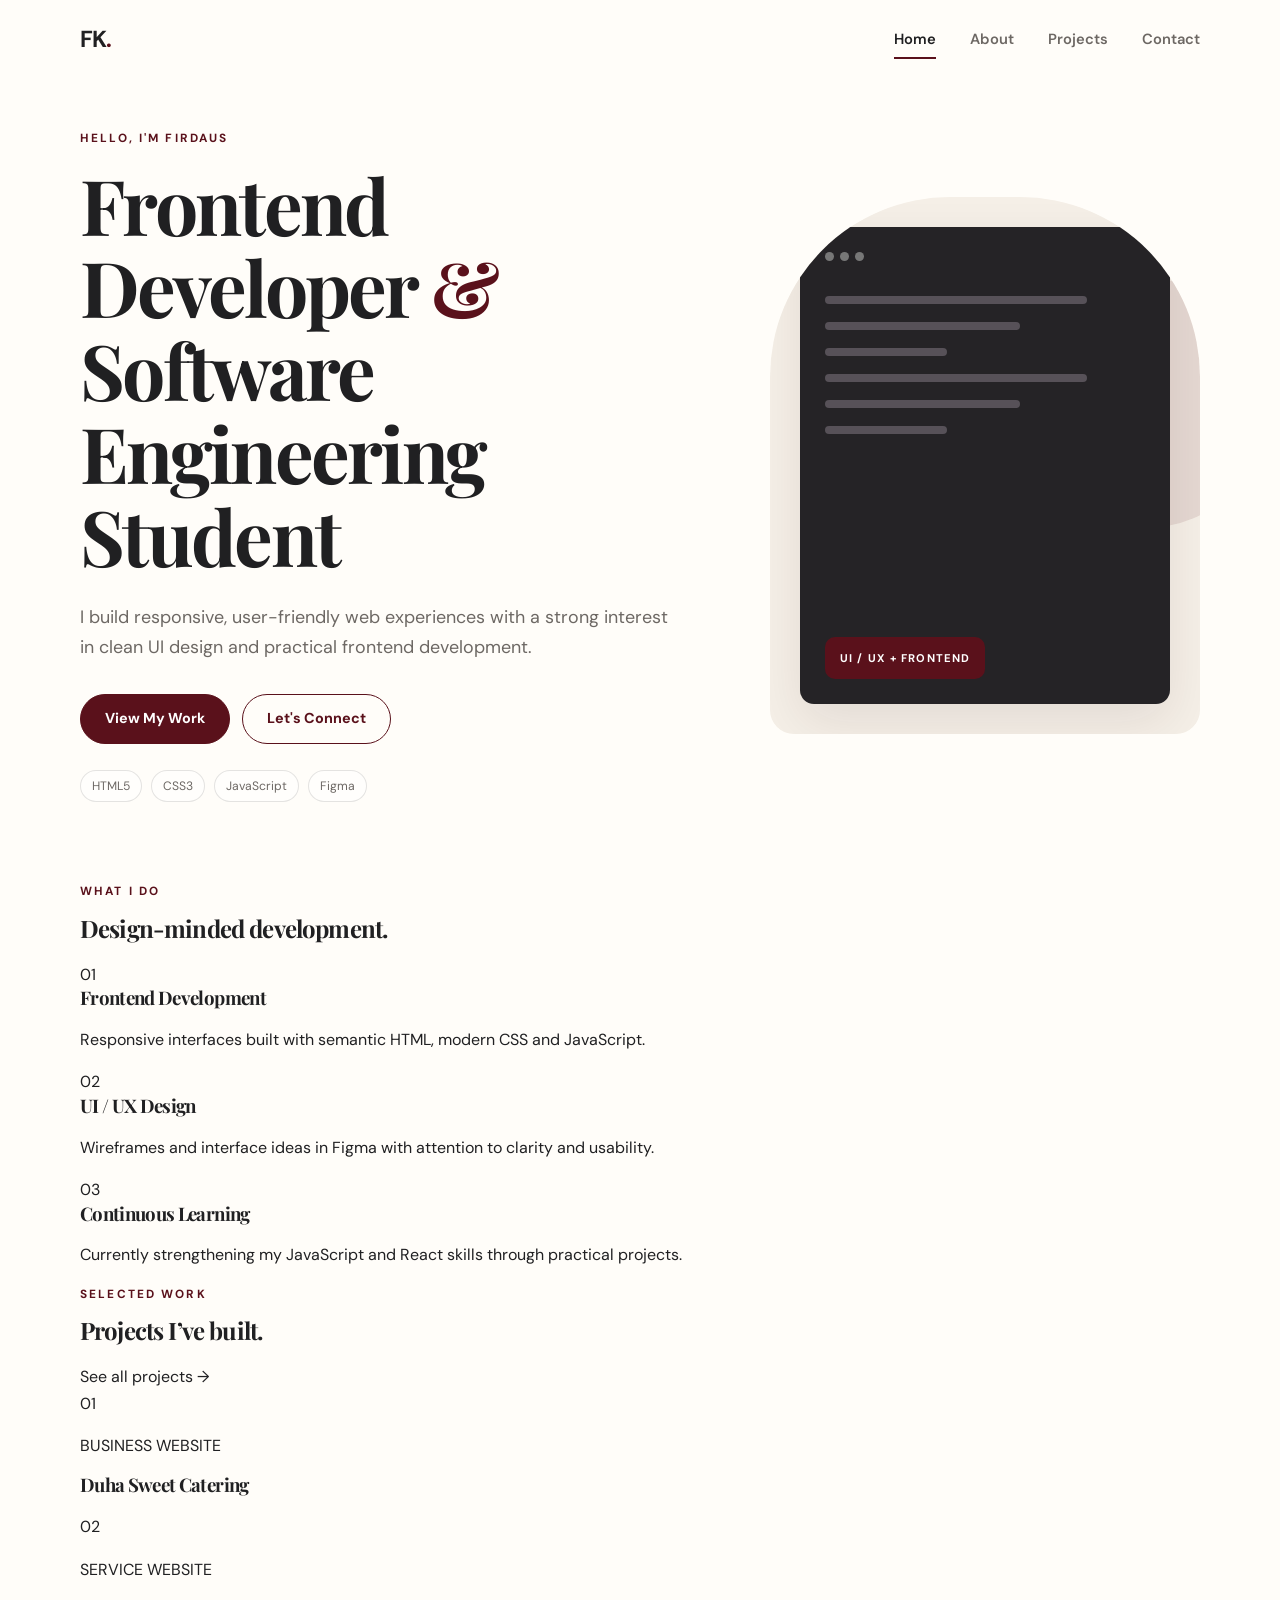
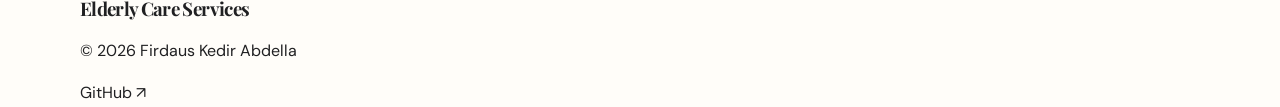
<file: index.html>
<!doctype html>
<html lang="en">
<head>
  <meta charset="UTF-8">
  <meta name="viewport" content="width=device-width, initial-scale=1.0">
  <meta name="description" content="Firdaus Kedir Abdella — Frontend Developer & Software Engineering Student.">
  <title>Firdaus Kedir | Frontend Developer</title>
  <link rel="preconnect" href="https://fonts.googleapis.com">
  <link rel="preconnect" href="https://fonts.gstatic.com" crossorigin>
  <link href="https://fonts.googleapis.com/css2?family=DM+Sans:wght@400;500;600;700&family=Playfair+Display:wght@600;700&display=swap" rel="stylesheet">
  <link rel="stylesheet" href="style.css">
</head>
<body>
  <header class="site-header">
    <nav class="nav container" aria-label="Main navigation">
    <a class="logo" href="index.html">FK<span>.</span></a>
    <button class="menu-toggle" aria-label="Open navigation" aria-expanded="false" aria-controls="nav-links"><span></span><span></span><span></span></button>
  <div class="nav-links" id="nav-links">
    <a class="active" href="index.html">Home</a><a href="aboutMe.html">About</a><a href="projects.html">Projects</a><a href="contact.html">Contact</a>
  </div>
    </nav>
  </header>

<main>
<section class="hero container reveal">
<div class="hero-copy">
<p class="eyebrow">HELLO, I'M FIRDAUS</p>
<h1>Frontend Developer <span>&amp;</span><br>Software Engineering Student</h1>
<p class="hero-text">I build responsive, user-friendly web experiences with a strong interest in clean UI design and practical frontend development.</p>
<div class="hero-actions"><a class="btn btn-primary" href="projects.html">View My Work</a><a class="btn btn-secondary" href="contact.html">Let's Connect</a></div>
<div class="mini-skills"><span>HTML5</span><span>CSS3</span><span>JavaScript</span><span>Figma</span></div>
</div>
  <div class="hero-card">
    <div class="hero-card-inner">
      <div class="code-top">
        <i></i><i></i><i></i>
      </div>
  <div class="code-line wide"></div>
  <div class="code-line medium"></div>
  <div class="code-line short"></div>
  <div class="code-line wide"></div>
  <div class="code-line medium"></div>
  <div class="code-line short"></div>
  <div class="floating-badge">UI / UX + FRONTEND</div>
</div>
</div>
</section>

<section class="section container reveal"><div class="section-heading"><p class="eyebrow">WHAT I DO</p><h2>Design-minded development.</h2></div>
  <div class="service-grid">
<article class="service-card"><div class="icon">01</div><h3>Frontend Development</h3><p>Responsive interfaces built with semantic HTML, modern CSS and JavaScript.</p></article>
<article class="service-card"><div class="icon">02</div><h3>UI / UX Design</h3><p>Wireframes and interface ideas in Figma with attention to clarity and usability.</p></article>
<article class="service-card"><div class="icon">03</div><h3>Continuous Learning</h3><p>Currently strengthening my JavaScript and React skills through practical projects.</p></article>
  </div>
</section>

<section class="featured-section reveal"><div class="container"><div class="section-heading split-heading"><div><p class="eyebrow">SELECTED WORK</p><h2>Projects I’ve built.</h2></div><a class="text-link" href="projects.html">See all projects →</a></div>
<div class="project-preview-grid">
<a class="project-preview project-duha" href="projects.html#duha"><span>01</span><div><p>BUSINESS WEBSITE</p><h3>Duha Sweet Catering</h3></div></a>
<a class="project-preview project-care" href="projects.html#elderly"><span>02</span><div><p>SERVICE WEBSITE</p><h3>Elderly Care Services</h3></div></a>
</div></div></section>
</main>
<footer class="footer"><div class="container footer-content"><p>© 2026 Firdaus Kedir Abdella</p><a href="https://github.com/firdauskedir" target="_blank" rel="noopener">GitHub ↗</a></div></footer>
<script src="script.js"></script>
</body></html>
</file>
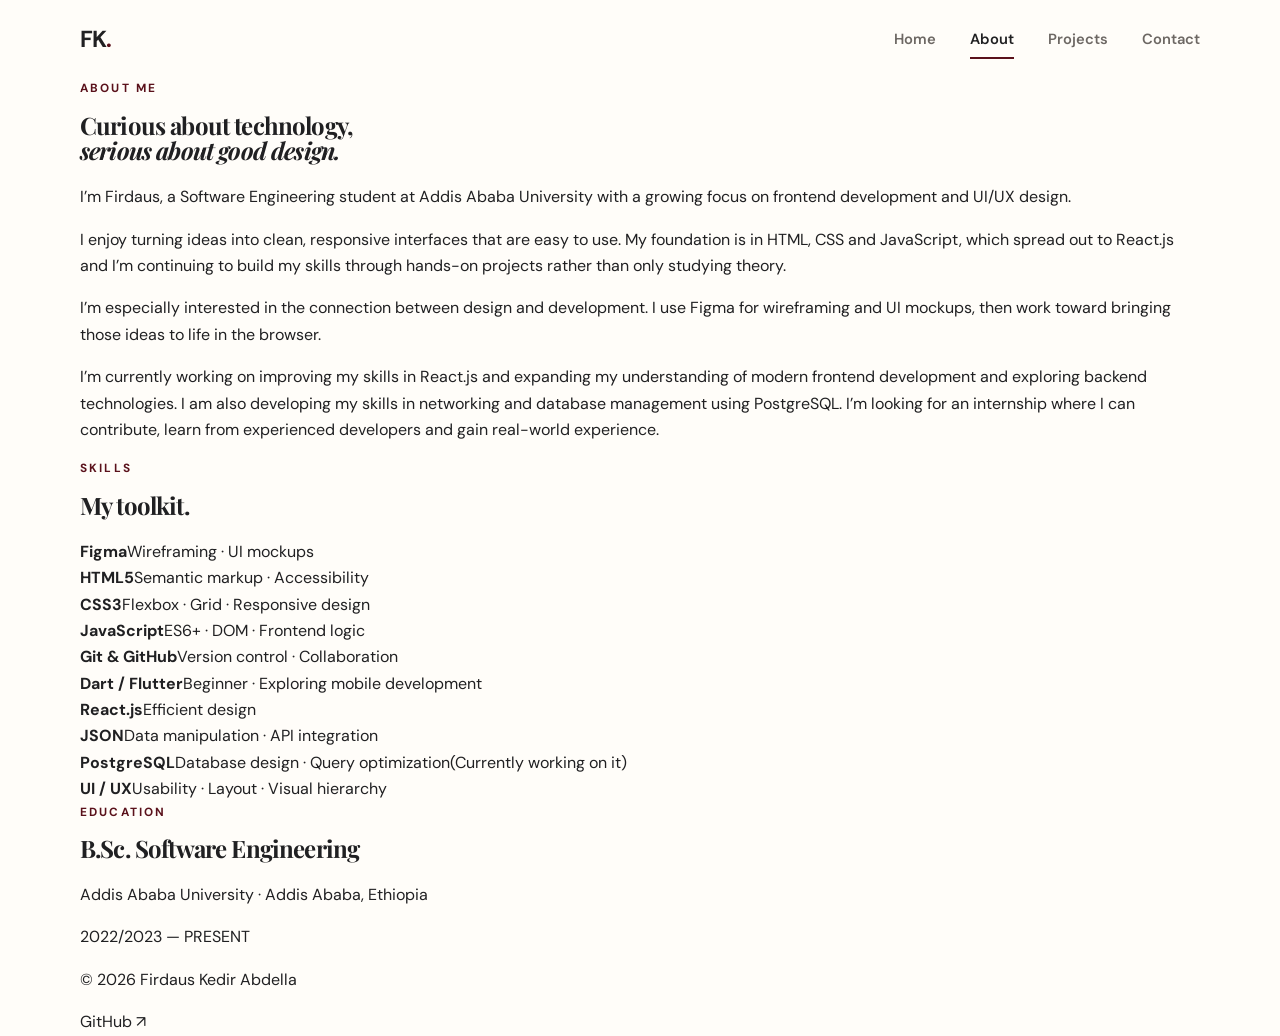
<file: aboutMe.html>
<!doctype html>
<html lang="en">
  <head>
    <meta charset="UTF-8">
    <meta name="viewport" content="width=device-width, initial-scale=1.0">
    <meta name="description" content="About Firdaus Kedir Abdella.">
    <title>About | Firdaus Kedir</title>
    <link rel="preconnect" href="https://fonts.googleapis.com">
    <link rel="preconnect" href="https://fonts.gstatic.com" crossorigin>
    <link href="https://fonts.googleapis.com/css2?family=DM+Sans:wght@400;500;600;700&family=Playfair+Display:wght@600;700&display=swap" rel="stylesheet">
    <link rel="stylesheet" href="style.css">
  </head>
<body>
  <header class="site-header">
    <nav class="nav container" aria-label="Main navigation">
        <a class="logo" href="index.html">FK<span>.</span></a>
        <button class="menu-toggle" aria-label="Open navigation" aria-expanded="false" aria-controls="nav-links"><span></span><span></span><span></span></button>
     <div class="nav-links" id="nav-links">
        <a href="index.html">Home</a>
        <a class="active" href="aboutMe.html">About</a>
        <a href="projects.html">Projects</a>
        <a href="contact.html">Contact</a>
    </div>
   </nav>
 </header>
<main>
  <section class="page-hero container reveal">
    <p class="eyebrow">ABOUT ME</p>
    <h1>Curious about technology,<br><em>serious about good design.</em></h1>
  </section>
  <section class="about-layout container section reveal">
    <div>
      <p class="large-text">I’m Firdaus, a Software Engineering student at Addis Ababa University with a growing focus on frontend development and UI/UX design.</p>
    </div>
    <div class="about-body">
      <p>I enjoy turning ideas into clean, responsive interfaces that are easy to use. My foundation is in HTML, CSS and JavaScript, which spread out to React.js and I’m continuing to build my skills through hands-on projects rather than only studying theory.</p>
      <p>I’m especially interested in the connection between design and development. I use Figma for wireframing and UI mockups, then work toward bringing those ideas to life in the browser.</p>
      <p>I’m currently working on improving my skills in React.js and expanding my understanding of modern frontend development and exploring backend technologies. I am also developing my skills in networking and database management using PostgreSQL. I’m looking for an internship where I can contribute, learn from experienced developers and gain real-world experience.</p>
    </div>
  </section>
  <section class="skills-section section reveal">
    <div class="container">
      <div class="section-heading">
        <p class="eyebrow">SKILLS</p>
        <h2>My toolkit.</h2>
      </div>
      <div class="skills-list">
        <div class="skill-item featured-skill"><strong>Figma</strong><span>Wireframing · UI mockups</span></div>
        <div class="skill-item"><strong>HTML5</strong><span>Semantic markup · Accessibility</span></div>
        <div class="skill-item"><strong>CSS3</strong><span>Flexbox · Grid · Responsive design</span></div>
        <div class="skill-item"><strong>JavaScript</strong><span>ES6+ · DOM · Frontend logic</span></div>
        <div class="skill-item"><strong>Git &amp; GitHub</strong><span>Version control · Collaboration</span></div>
        <div class="skill-item"><strong>Dart / Flutter</strong><span>Beginner · Exploring mobile development</span></div>
        <div class="skill-item"><strong>React.js</strong><span>Efficient design </span></div>
        <div class="skill-item"><strong>JSON</strong><span>Data manipulation · API integration</span></div>
        <div class="skill-item"><strong>PostgreSQL</strong><span>Database design · Query optimization(Currently working on it)</span></div>
        <div class="skill-item"><strong>UI / UX</strong><span>Usability · Layout · Visual hierarchy</span></div>
    </div>
   </div>
  </section>

<section class="container section reveal">
  <div class="education-card"><div>
    <p class="eyebrow">EDUCATION</p>
    <h2>B.Sc. Software Engineering</h2>
    <p>Addis Ababa University · Addis Ababa, Ethiopia</p>
  </div><span>2022/2023 — PRESENT</span></div>
</section>
</main>
<footer class="footer">
  <div class="container footer-content">
    <p>© 2026 Firdaus Kedir Abdella</p>
    <a href="https://github.com/firdauskedir" target="_blank" rel="noopener">GitHub ↗</a>
  </div>
</footer>
<script src="script.js"></script>
</body>
</html>
</file>
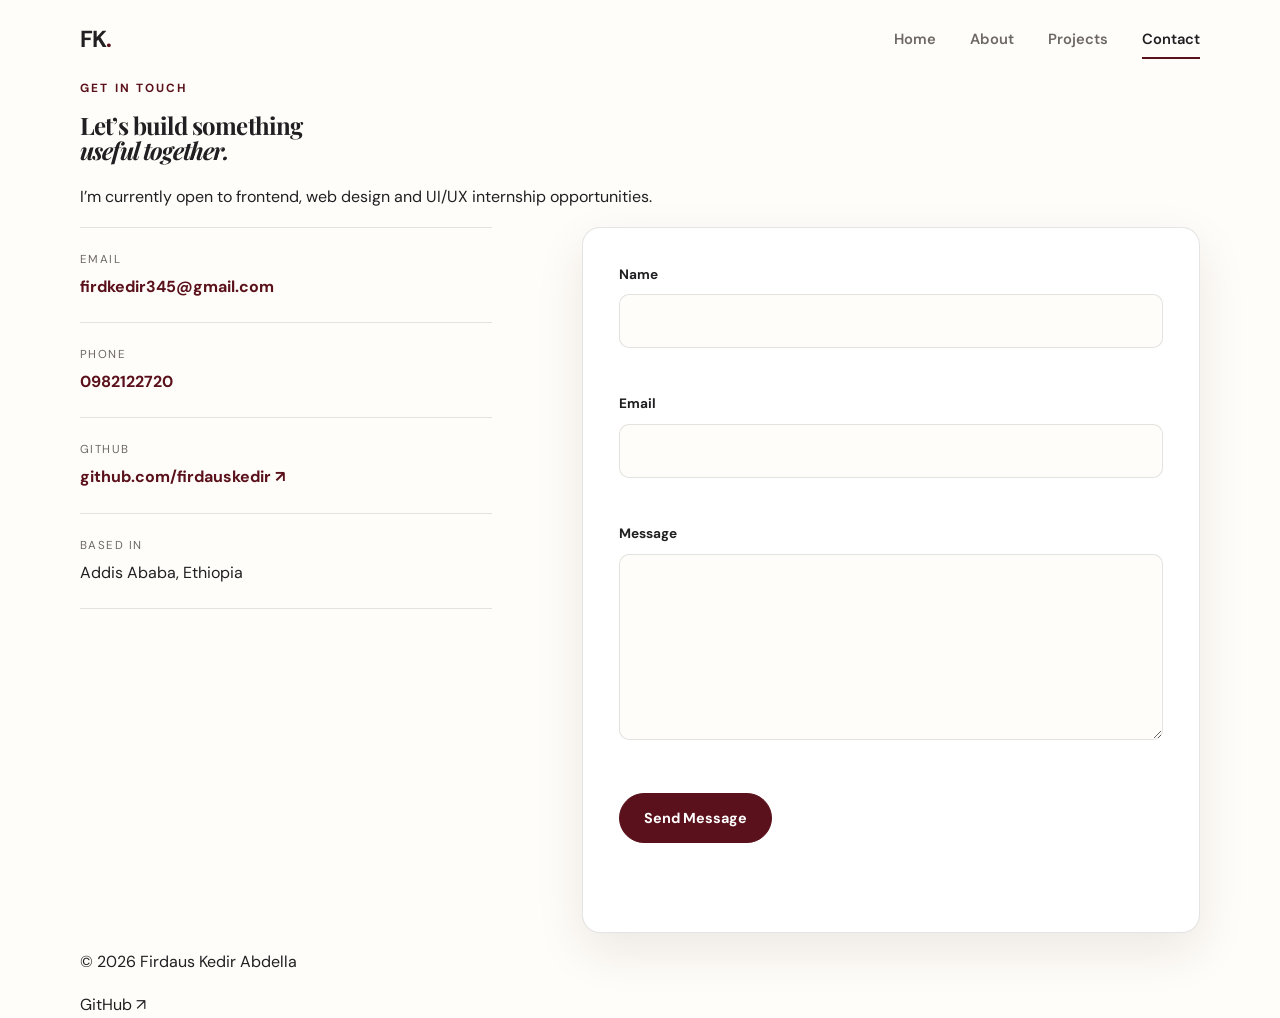
<file: contact.html>
<!doctype html>
<html lang="en">
  <head>
    <meta charset="UTF-8">
    <meta name="viewport" content="width=device-width, initial-scale=1.0">
    <meta name="description" content="Contact Firdaus Kedir Abdella.">
    <title>Contact | Firdaus Kedir</title>
    <link rel="preconnect" href="https://fonts.googleapis.com">
    <link rel="preconnect" href="https://fonts.gstatic.com" crossorigin>
    <link href="https://fonts.googleapis.com/css2?family=DM+Sans:wght@400;500;600;700&family=Playfair+Display:wght@600;700&display=swap" rel="stylesheet">
    <link rel="stylesheet" href="style.css">
  </head>
  <body>
    <header class="site-header">
      <nav class="nav container" aria-label="Main navigation">
        <a class="logo" href="index.html">FK<span>.</span></a>
        <button class="menu-toggle" aria-label="Open navigation" aria-expanded="false" aria-controls="nav-links"><span></span><span></span><span></span></button>
      <div class="nav-links" id="nav-links">
        <a href="index.html">Home</a>
        <a href="aboutMe.html">About</a>
        <a href="projects.html">Projects</a>
        <a class="active" href="contact.html">Contact</a>
      </div>
    </nav>
  </header>
  <main>
    <section class="page-hero container reveal">
      <p class="eyebrow">GET IN TOUCH</p>
      <h1>Let’s build something<br><em>useful together.</em></h1>
      <p class="page-intro">I’m currently open to frontend, web design and UI/UX internship opportunities.</p>
    </section>
    <section class="contact-layout container section reveal">
      <div class="contact-info">
        <div class="contact-item">
          <span>Email</span>
          <a href="mailto:firdkedir345@gmail.com">firdkedir345@gmail.com</a>
        </div>
        <div class="contact-item">
          <span>Phone</span>
          <a href="tel:+251982122720">0982122720</a>
        </div>
        <div class="contact-item">
          <span>GitHub</span>
          <a href="https://github.com/firdauskedir" target="_blank" rel="noopener">github.com/firdauskedir ↗</a>
        </div>
        <div class="contact-item">
          <span>Based in</span>
          <p>Addis Ababa, Ethiopia</p>
        </div>
      </div>
      <form class="contact-form" id="contact-form" novalidate>
        <div class="form-row">
          <label for="name">Name</label>
          <input id="name" name="name" autocomplete="name" required>
          <small class="error" data-error-for="name"></small>
        </div>
        <div class="form-row">
          <label for="email">Email</label>
          <input id="email" name="email" type="email" autocomplete="email" required>
          <small class="error" data-error-for="email"></small>
        </div>
        <div class="form-row">
          <label for="message">Message</label>
          <textarea id="message" name="message" rows="6" required></textarea>
          <small class="error" data-error-for="message"></small>
        </div>
        <button class="btn btn-primary" type="submit">Send Message</button>
        <p class="form-status" id="form-status" role="status"></p>
      </form>
    </section>
  </main>
  <footer class="footer">
    <div class="container footer-content">
      <p>© 2026 Firdaus Kedir Abdella</p>
      <a href("https://github.com/firdauskedir" target="_blank" rel="noopener">GitHub ↗</a>
    </div>
  </footer>
  <script src="script.js"></script>
</body>
</html>
</file>
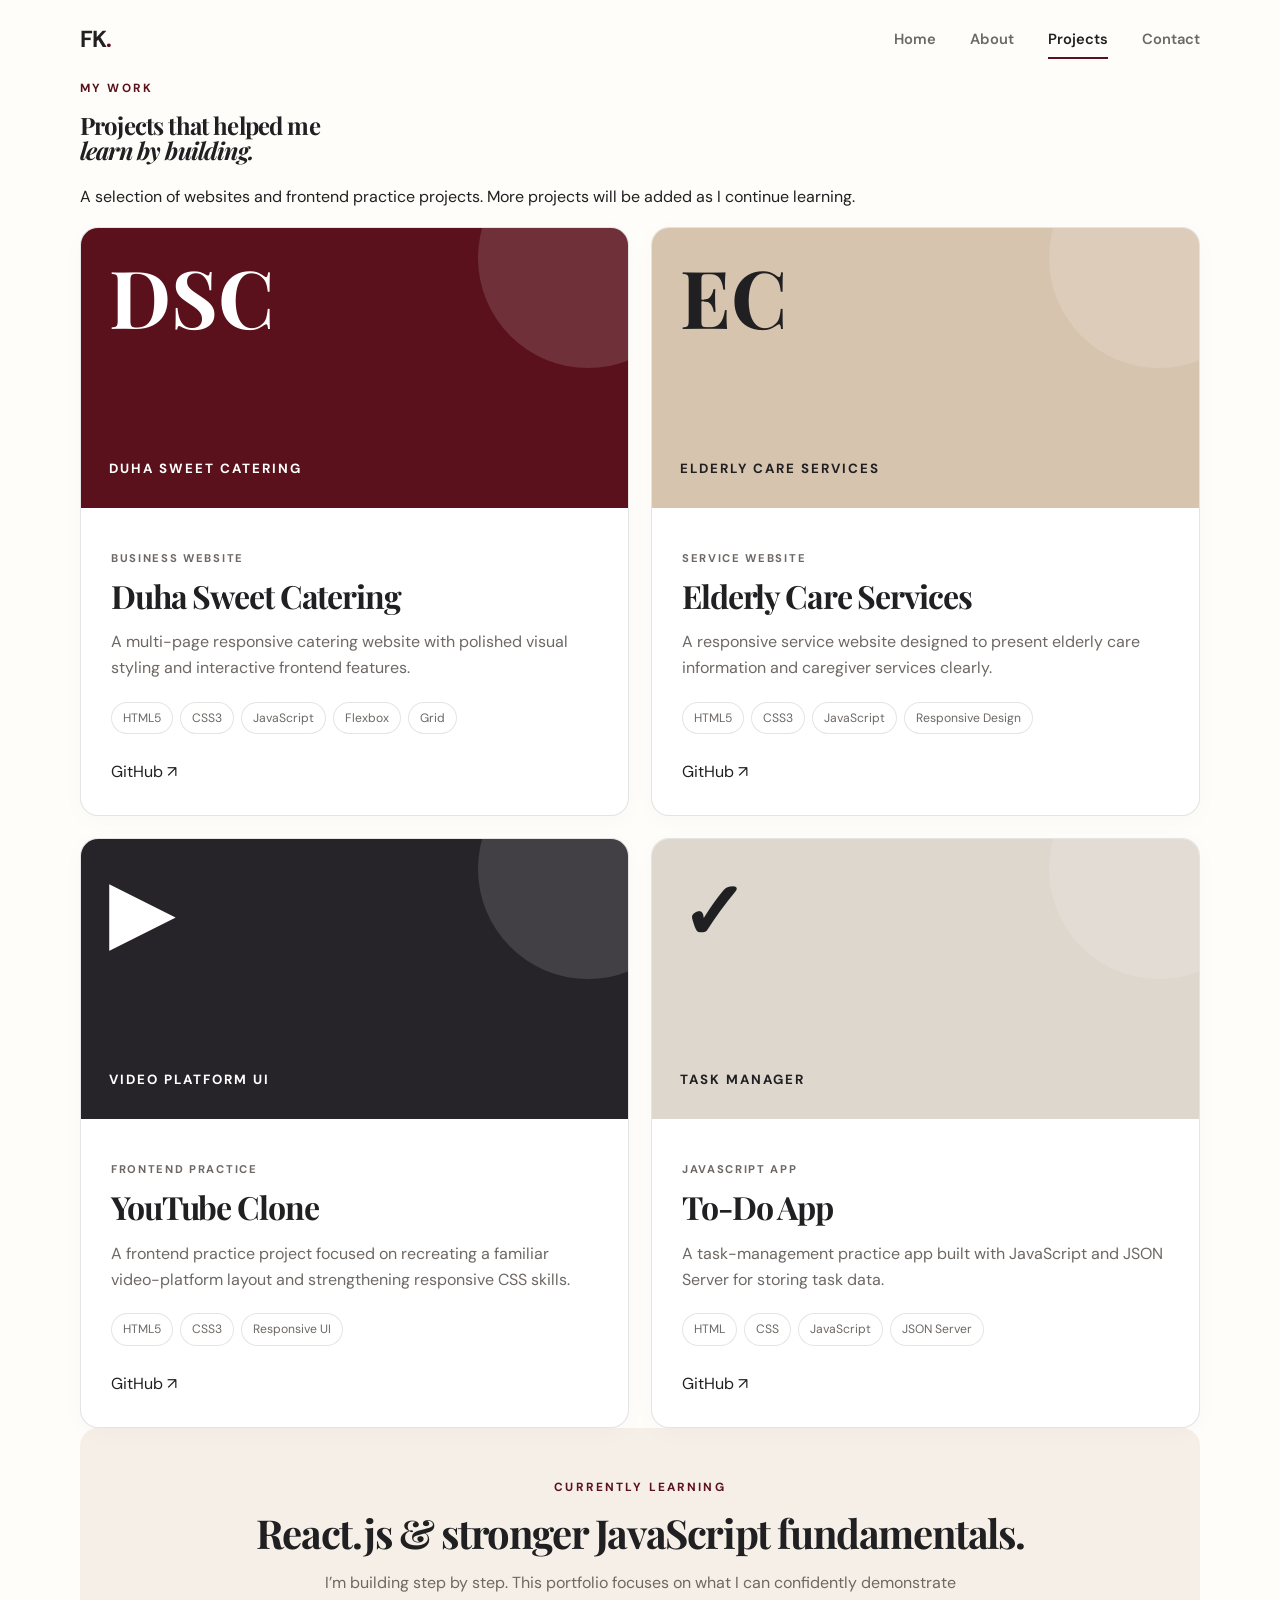
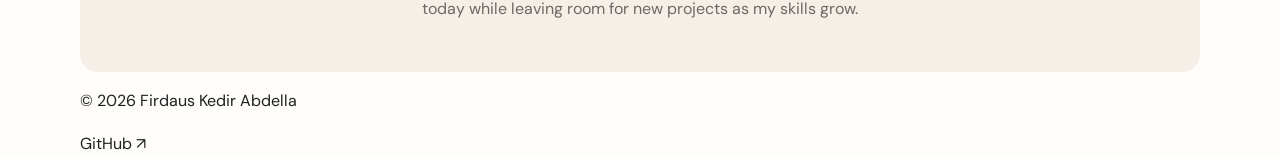
<file: projects.html>
<!doctype html>
   <html lang="en">
    <head>
      <meta charset="UTF-8">
      <meta name="viewport" content="width=device-width, initial-scale=1.0">
      <meta name="description" content="Projects by Firdaus Kedir Abdella.">
      <title>Projects | Firdaus Kedir</title>
     <link rel="preconnect" href="https://fonts.googleapis.com">
     <link rel="preconnect" href="https://fonts.gstatic.com" crossorigin>
     <link href="https://fonts.googleapis.com/css2?family=DM+Sans:wght@400;500;600;700&family=Playfair+Display:wght@600;700&display=swap" rel="stylesheet">
     <link rel="stylesheet" href="style.css">
    </head>
<body>
  <header class="site-header">
    <nav class="nav container" aria-label="Main navigation">
      <a class="logo" href="index.html">FK<span>.</span></a>
      <button class="menu-toggle" aria-label="Open navigation" aria-expanded="false" aria-controls="nav-links"><span></span><span></span><span></span></button>
    <div class="nav-links" id="nav-links">
      <a href="index.html">Home</a>
      <a href="aboutMe.html">About</a>
      <a class="active" href="projects.html">Projects</a>
      <a href="contact.html">Contact</a>
    </div>
   </nav>
  </header>
<main>
  <section class="page-hero container reveal">
    <p class="eyebrow">MY WORK</p>
    <h1>Projects that helped me<br><em>learn by building.</em>
    </h1>
    <p class="page-intro">A selection of websites and frontend practice projects. More projects will be added as I continue learning.</p>
  </section>
  <section class="projects-grid container section">
    <article class="project-card reveal" id="duha">
      <div class="project-visual visual-duha"><strong>DSC</strong><small>DUHA SWEET CATERING</small></div>
      <div class="project-content">
        <p class="project-type">BUSINESS WEBSITE</p>
        <h2>Duha Sweet Catering</h2>
        <p>A multi-page responsive catering website with polished visual styling and interactive frontend features.</p>
        <ul class="tech-list">
          <li>HTML5</li>
          <li>CSS3</li>
          <li>JavaScript</li>
          <li>Flexbox</li>
          <li>Grid</li>
        </ul>
        <div class="project-actions">
          <a class="text-link" href="https://github.com/firdauskedir/DuhaSweet" target="_blank" rel="noopener">GitHub ↗</a>
        </div>
      </div>
    </article>
    <article class="project-card reveal" id="elderly">
      <div class="project-visual visual-care"><strong>EC</strong><small>ELDERLY CARE SERVICES</small></div>
      <div class="project-content">
        <p class="project-type">SERVICE WEBSITE</p>
        <h2>Elderly Care Services</h2>
        <p>A responsive service website designed to present elderly care information and caregiver services clearly.</p>
        <ul class="tech-list">
          <li>HTML5</li>
          <li>CSS3</li>
          <li>JavaScript</li>
          <li>Responsive Design</li>
        </ul>
        <div class="project-actions">
          <a class="text-link" href="https://github.com/firdauskedir/Enat-Elderly-Care-Website" target="_blank" rel="noopener">GitHub ↗</a>
        </div>
      </div>
    </article>
    <article class="project-card reveal" id="youtube">
      <div class="project-visual visual-youtube"><strong>▶</strong><small>VIDEO PLATFORM UI</small></div>
      <div class="project-content">
        <p class="project-type">FRONTEND PRACTICE</p>
        <h2>YouTube Clone</h2>
        <p>A frontend practice project focused on recreating a familiar video-platform layout and strengthening responsive CSS skills.</p>
        <ul class="tech-list">
          <li>HTML5</li>
          <li>CSS3</li>
          <li>Responsive UI</li>
        </ul>
        <div class="project-actions">
          <a class="text-link" href="https://github.com/firdauskedir/YouTube-Clone" target="_blank" rel="noopener">GitHub ↗</a>
        </div>
      </div>
    </article>
    <article class="project-card reveal" id="todo">
      <div class="project-visual visual-todo"><strong>✓</strong><small>TASK MANAGER</small></div>
      <div class="project-content">
        <p class="project-type">JAVASCRIPT APP</p>
        <h2>To-Do App</h2>
        <p>A task-management practice app built with JavaScript and JSON Server for storing task data.</p>
        <ul class="tech-list">
          <li>HTML</li>
          <li>CSS</li>
          <li>JavaScript</li>
          <li>JSON Server</li>
        </ul>
        <div class="project-actions">
          <a class="text-link" href="https://github.com/firdauskedir/todo-app" target="_blank" rel="noopener">GitHub ↗</a>
        </div>
      </div>
    </article>
  </section>
  <section class="container section reveal">
    <div class="learning-banner">
      <p class="eyebrow">CURRENTLY LEARNING</p>
      <h2>React.js &amp; stronger JavaScript fundamentals.</h2>
      <p>I’m building step by step. This portfolio focuses on what I can confidently demonstrate today while leaving room for new projects as my skills grow.</p>
    </div>
  </section>
</main>
<footer class="footer">
  <div class="container footer-content">
    <p>© 2026 Firdaus Kedir Abdella</p>
    <a href="https://github.com/firdauskedir" target="_blank" rel="noopener">GitHub ↗</a>
  </div>
</footer>
<script src="script.js"></script>
</body>
</html>
</file>
<file: style.css>
:root{
  --burgundy:#5a111b;
  --burgundy-dark:#3c0b12;
  --cream:#f5efe7;
  --charcoal:#202022;
  --muted:#6d6864;
  --white:#fffdf9;
  --border:rgba(32,32,34,.12);
  --shadow:0 18px 50px rgba(47,25,21,.09);
  --radius:18px;
}
*{
  box-sizing:border-box
}
html{
  scroll-behavior:smooth
}
body{
  margin:0;
  font-family:"DM Sans",Arial,sans-serif;
  color:var(--charcoal);
  background:var(--white);
  line-height:1.65
}

a{
  color:inherit;
  text-decoration:none
}

button,input,textarea{
  font:inherit
}
.container{
  width:min(1120px,calc(100% - 40px));
  margin-inline:auto
}
.site-header{
  position:sticky;
  top:0;
  z-index:100;
  background:rgba(255,253,249,.94);
  backdrop-filter:blur(14px);
  border-bottom:1px solid transparent;
  transition:.25s
}
.site-header.scrolled{
  box-shadow:0 8px 30px rgba(32,32,34,.07);
  border-color:var(--border)
}
.nav{
  min-height:78px;
  display:flex;
  align-items:center;
  justify-content:space-between
}
.logo{
  font-size:1.45rem;
  font-weight:700;
  letter-spacing:-.05em
}
.logo span{
  color:var(--burgundy)
}
.nav-links{
  display:flex;
  align-items:center;
  gap:34px
}
.nav-links a{
  color:var(--muted);
  font-size:.92rem;
  font-weight:600;
  position:relative
}
.nav-links a:after{
  content:"";
  position:absolute;
  left:0;
  bottom:-8px;
  width:0;
  height:2px;
  background:var(--burgundy);
  transition:.2s
}
.nav-links a:hover:after,.nav-links a.active:after{
  width:100%
}
.nav-links a.active{
  color:var(--charcoal)
}
.menu-toggle{
  display:none;
  border:0;
  background:transparent;
  cursor:pointer;
  padding:8px
}
.menu-toggle span{
  display:block;
  width:25px;
  height:2px;
  background:var(--charcoal);
  margin:5px 0
}
.hero{
  min-height:690px;
  display:grid;
  grid-template-columns:1.15fr .85fr;
  align-items:center;
  gap:70px;
  padding-top:50px;
  padding-bottom:80px
}
.eyebrow{
  margin:0 0 14px;
  color:var(--burgundy);
  font-size:.74rem;
  font-weight:700;
  letter-spacing:.18em
}
h1,h2,h3{
  margin-top:0;
  font-family:"Playfair Display",Georgia,serif;
  line-height:1.08;
  letter-spacing:-.035em
}
.hero h1{
  font-size:clamp(3.2rem,6vw,5.9rem);
  margin-bottom:26px
}
.hero h1 span{
  color:var(--burgundy);
}
.hero-text{
  max-width:590px;
  color:var(--muted);
  font-size:1.12rem;
}
.hero-actions{
  display:flex;
  gap:12px;
  flex-wrap:wrap;
  margin:32px 0 26px;
}
.btn{
  display:inline-flex;
  justify-content:center;
  align-items:center;
  min-height:50px;
  padding:0 24px;
  border-radius:999px;
  font-weight:700;
  font-size:.9rem;
  border:1px solid var(--burgundy);
  cursor:pointer;
  transition:.2s;
}
.btn:hover{
  transform:translateY(-2px);
  box-shadow:var(--shadow)
}
.btn-primary{
  color:white;
  background:var(--burgundy)
}
.btn-secondary{
  color:var(--burgundy);
  background:transparent
}
.mini-skills{
  display:flex;
  flex-wrap:wrap;
  gap:9px
}
.mini-skills span,.tech-list li{
  border:1px solid var(--border);
  border-radius:999px;
  padding:5px 11px;
  font-size:.76rem;
  color:var(--muted);
  background:rgba(255,255,255,.5)
}
.hero-card{
  width:min(100%,430px);
  aspect-ratio:4/5;
  justify-self:end;
  background:var(--cream);
  border-radius:180px 180px 24px 24px;
  padding:30px;
  position:relative;
  overflow:hidden
}
.hero-card:before{
  content:"";
  position:absolute;
  width:250px;
  height:250px;
  border-radius:50%;
  background:var(--burgundy);
  opacity:.1;top:15%;
  right:-70px
}
.hero-card-inner{
  height:100%;
  background:#252326;
  border-radius:14px;
  padding:25px;
  position:relative;
  box-shadow:var(--shadow)
}
.code-top{
  display:flex;
  gap:6px;
  margin-bottom:35px
}
.code-top i{
  width:9px;
  height:9px;
  border-radius:50%;
  background:#777
}
.code-line{
  height:8px;
  border-radius:20px;
  background:#575158;
  margin:18px 0
}
.wide{
  width:82%
}
.medium{
  width:61%
}
.short{
  width:38%;
}
.floating-badge{
  position:absolute;
  left:25px;
  bottom:25px;
  padding:12px 15px;
  border-radius:10px;
  background:var(--burgundy);
  color:white;
  font-size:.7rem;
  font-weight:700;
  letter-spacing:.1em;
}
.projects-grid{
  display:grid;
  grid-template-columns:1fr 1fr;
  gap:22px;
}
.project-card{
  border:1px solid var(--border);
  border-radius:var(--radius);
  overflow:hidden;
  background:white;
  box-shadow:0 5px 25px rgba(0,0,0,.025)
}
.project-visual{
  height:280px;
  padding:28px;
  display:flex;
  flex-direction:column;
  justify-content:space-between;
  position:relative;
  overflow:hidden
}
.project-visual:after{
  content:"";
  position:absolute;
  width:220px;
  height:220px;
  border-radius:50%;
  right:-70px;
  top:-80px;
  background:rgba(255,255,255,.13)
}
.project-visual strong{
  font-family:"Playfair Display";
  font-size:5rem;
  line-height:1;
  position:relative;
  z-index:1
}
.project-visual small{
  font-weight:700;
  letter-spacing:.15em;
  position:relative;
  z-index:1
}
.visual-duha{
  background:var(--burgundy);
  color:white
}
.visual-care{
  background:#d7c4af
}
.visual-youtube{
  background:#272429;
  color:white;
}
.visual-todo{
  background:#ded7cd
}
.project-content{
  padding:30px
}
.project-type{
  color:var(--burgundy);
  font-size:.7rem;
  font-weight:700;
  letter-spacing:.15em
}
.project-content h2{
  font-size:2rem;
  margin-bottom:12px
}
.project-content>p{
  color:var(--muted)
}
.tech-list{
  list-style:none;
  display:flex;
  flex-wrap:wrap;
  gap:7px;
  padding:0;
  margin:20px 0 25px
}
.project-actions{
  display:flex;
  align-items:center;
  gap:20px
}
.demo-note{
  font-size:.78rem;
  color:var(--muted)
}
.learning-banner{
  padding:50px;
  background:var(--cream);
  border-radius:var(--radius);
  text-align:center
}
.learning-banner h2{
  font-size:2.5rem;
  margin-bottom:15px
}
.learning-banner p:last-child{
  max-width:650px;
  margin:auto;
  color:var(--muted)
}
.contact-layout{
  display:grid;
  grid-template-columns:.8fr 1.2fr;
  gap:90px;
}
.contact-info{
  border-top:1px solid var(--border)
}
.contact-item{
  padding:22px 0;
  border-bottom:1px solid var(--border)
}
.contact-item span{
  display:block;
  color:var(--muted);
  font-size:.72rem;
  text-transform:uppercase;
  letter-spacing:.13em;
  margin-bottom:5px
}
.contact-item a{
  color:var(--burgundy);
  font-weight:700
}
.contact-item p{
  margin:0
}
.contact-form{
  padding:36px;
  border:1px solid var(--border);
  border-radius:var(--radius);
  background:white;
  box-shadow:var(--shadow)
}
.form-row{
  margin-bottom:22px
}
.form-row label{
  display:block;
  font-weight:700;
  font-size:.85rem;
  margin-bottom:8px
}
.form-row input,
.form-row textarea{
  width:100%;
  border:1px solid var(--border);
  border-radius:10px;
  padding:13px 14px;
  outline:none;
  background:var(--white);
  transition:.2s
}
.form-row textarea{
  resize:vertical
}
.form-row input:focus,
.form-row textarea:focus{
  border-color:var(--burgundy);
  box-shadow:0 0 0 3px rgba(90,17,27,.08)
}
.form-row input.invalid,
.form-row textarea.invalid{
  border-color:#a33
}
.error{
  display:block;
  color:#a33;
  margin-top:5px;
  min-height:18px;
  font-size:.75rem
}
.form-status{
  min-height:25px;
  color:#8a3030;
  font-size:.85rem;
   margin:14px; 
}
</file>
